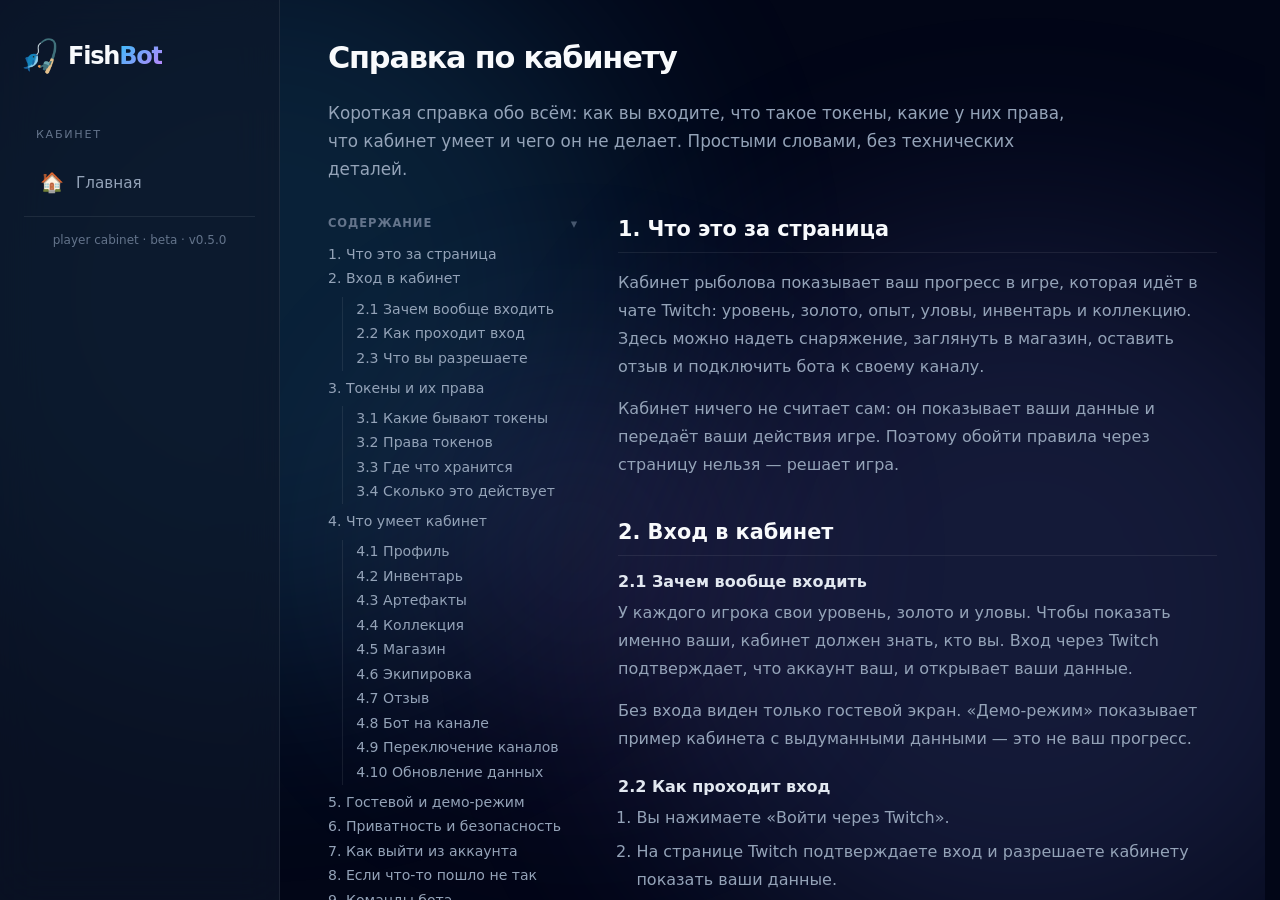
<file: help.html>
<!DOCTYPE html>
<html lang="ru">
<head>
    <meta charset="UTF-8">
    <meta name="viewport" content="width=device-width, initial-scale=1.0">
    <meta http-equiv="Content-Security-Policy" content="default-src 'self'; script-src 'self' https://cdn.jsdelivr.net; style-src 'self' 'unsafe-inline' https://fonts.googleapis.com; font-src https://fonts.gstatic.com data:; img-src 'self' data:; connect-src 'self' https://*.supabase.co wss://*.supabase.co; base-uri 'self'; form-action 'self'; object-src 'none'">
    <title>FishBot — Справка по кабинету</title>
    <link rel="preconnect" href="https://fonts.googleapis.com">
    <link rel="preconnect" href="https://fonts.gstatic.com" crossorigin>
    <link rel="preload" href="https://fonts.googleapis.com/css2?family=Inter:wght@300;400;500;600;700;800&display=optional" as="style">
    <link href="https://fonts.googleapis.com/css2?family=Inter:wght@300;400;500;600;700;800&display=optional" rel="stylesheet">
    <link rel="stylesheet" href="assets/style.css">
    <style>
        :root {
            --bg-deep: #020617; --bg-obsidian: #0a0f1d;
            --accent-primary: #38bdf8; --accent-secondary: #818cf8; --accent-tertiary: #c084fc;
            --text-main: #f8fafc; --text-muted: #94a3b8; --text-dim: #64748b; --text-accent: #e2e8f0;
            --glass-border: rgba(255, 255, 255, 0.08);
        }
        * { margin: 0; padding: 0; box-sizing: border-box; }
        body { font-family: 'Inter', 'Segoe UI', system-ui, -apple-system, Arial, sans-serif; background-color: var(--bg-deep); color: var(--text-main); }
        .bg-glow { position: fixed; width: 60vw; height: 60vw; border-radius: 50%; filter: blur(120px); z-index: -1; opacity: 0.15; pointer-events: none; }
        .glow-1 { top: -10%; left: -10%; background: var(--accent-primary); }
        .glow-2 { bottom: -10%; right: -10%; background: var(--accent-secondary); }
        .glow-3 { top: 40%; left: 30%; background: var(--accent-tertiary); width: 30vw; height: 30vw; opacity: 0.1; }

        /* Шапка этой страницы: один постоянный заголовок, поэтому без sticky-поведения. */
        .main-header { position: static; display: block; min-height: 0; margin-bottom: 1.5rem; padding: 0; background: none; }
        #page-title { min-width: 0; white-space: normal; font-size: 1.9rem; line-height: 1.2; }
        .status-indicator { display: none; }
        .help-lead { color: var(--text-muted); font-size: 1.05rem; line-height: 1.65; margin-bottom: 2rem; max-width: 70ch; }

        /* Две колонки: слева дерево разделов, справа текст. На узких экранах — одна колонка. */
        .help-layout { display: grid; grid-template-columns: 250px minmax(0, 1fr); gap: 2.5rem; max-width: 1080px; align-items: start; }
        .help-toc { position: sticky; top: 1.5rem; font-size: 0.88rem; }
        .help-toc-box { border: 0; }
        .help-toc-title { display: flex; align-items: center; gap: 0.4rem; text-transform: uppercase; letter-spacing: 0.08em; font-size: 0.72rem; font-weight: 700; color: var(--text-dim); margin-bottom: 0.75rem; cursor: pointer; list-style: none; user-select: none; }
        .help-toc-title::-webkit-details-marker { display: none; }
        .help-toc-title::after { content: '▾'; margin-left: auto; font-size: 0.8rem; opacity: 0.7; }
        .help-toc-box:not([open]) > .help-toc-title { margin-bottom: 0; }
        .help-toc-box:not([open]) > .help-toc-title::after { content: '▸'; }
        .help-toc ol, .help-toc ul { list-style: none; margin: 0; padding: 0; }
        .help-toc > ol > li { margin-bottom: 0.45rem; }
        .help-toc ul { margin: 0.35rem 0 0.35rem 0.85rem; padding-left: 0.85rem; border-left: 1px solid var(--glass-border); }
        .help-toc li { line-height: 1.4; }
        .help-toc a { color: var(--text-muted); text-decoration: none; display: block; padding: 0.15rem 0; transition: color 0.15s ease; }
        .help-toc a:hover { color: var(--accent-primary); }
        .help-toc > ol > li > a { color: var(--text-accent); font-weight: 600; }

        .help-article { max-width: 74ch; min-width: 0; }
        .help-article section { margin-bottom: 2.5rem; }
        .help-article h2 { font-size: 1.3rem; font-weight: 700; color: var(--text-main); line-height: 1.3; padding-bottom: 0.6rem; border-bottom: 1px solid var(--glass-border); margin-bottom: 1rem; scroll-margin-top: 1.5rem; }
        .help-article h3 { font-size: 1rem; font-weight: 650; color: var(--text-accent); margin: 1.5rem 0 0.5rem; scroll-margin-top: 1.5rem; }
        .help-article h3:first-of-type { margin-top: 1rem; }
        .help-article p { color: var(--text-muted); line-height: 1.75; margin-bottom: 0.85rem; }
        .help-article p:last-child { margin-bottom: 0; }
        .help-article ul, .help-article ol { color: var(--text-muted); line-height: 1.75; margin: 0.35rem 0 0.9rem 1.15rem; }
        .help-article li { margin-bottom: 0.4rem; }
        .help-article li:last-child { margin-bottom: 0; }
        .help-article strong { color: var(--text-main); font-weight: 600; }
        .help-article code { font-family: ui-monospace, Consolas, monospace; font-size: 0.85em; color: var(--text-accent); background: rgba(255, 255, 255, 0.06); padding: 0.1rem 0.35rem; border-radius: 4px; }
        .help-note { margin: 1rem 0; padding: 0.7rem 0 0.7rem 1rem; border-left: 2px solid var(--accent-primary); color: var(--text-muted); font-size: 0.93rem; line-height: 1.65; }
        .help-terms { margin: 0.5rem 0 0.9rem; }
        .help-terms dt { color: var(--text-main); font-weight: 600; font-size: 0.95rem; margin-top: 0.7rem; }
        .help-terms dd { color: var(--text-muted); line-height: 1.7; font-size: 0.95rem; margin: 0.15rem 0 0; }
        .help-top { display: inline-block; margin-top: 0.35rem; font-size: 0.82rem; color: var(--text-dim); text-decoration: none; }
        .help-top:hover { color: var(--accent-primary); }

        @media (max-width: 900px) {
            .help-layout { grid-template-columns: 1fr; gap: 1.75rem; }
            .help-toc { position: static; }
            .help-toc > ol > li { margin-bottom: 0.35rem; }
        }
                @media (max-width: 560px) {
            #page-title { font-size: 1.55rem; }
        }
    </style>
</head>
<body>
    <div class="bg-glow glow-1"></div>
    <div class="bg-glow glow-2"></div>
    <div class="bg-glow glow-3"></div>

    <nav class="sidebar">
        <div class="logo-container">
            <span class="logo-icon">🎣</span>
            <div class="logo-text">Fish<span>Bot</span></div>
        </div>

        <div class="nav-section-label">Кабинет</div>
        <ul class="nav-links">
            <li><a href="index.html" class="nav-link"><span class="nav-icon">🏠</span><span>Главная</span></a></li>
        </ul>

        <div class="sidebar-footer">
            <div class="version-tag" data-app-version>player cabinet · beta · v1.0.0</div>
        </div>
    </nav>

    <main class="content">
        <header class="main-header">
            <div class="header-info">
                <h1 id="page-title">Справка по кабинету</h1>
            </div>
        </header>

        <p class="help-lead">
            Короткая справка обо всём: как вы входите, что такое токены, какие у них права,
            что кабинет умеет и чего он не делает. Простыми словами, без технических деталей.
        </p>

        <div class="help-layout">
            <aside class="help-toc" id="toc">
                <details class="help-toc-box" id="toc-box" open>
                <summary class="help-toc-title">Содержание</summary>
                <ol>
                    <li>
                        <a href="#about">1. Что это за страница</a>
                    </li>
                    <li>
                        <a href="#login">2. Вход в кабинет</a>
                        <ul>
                            <li><a href="#login-why">2.1 Зачем вообще входить</a></li>
                            <li><a href="#login-how">2.2 Как проходит вход</a></li>
                            <li><a href="#login-twitch">2.3 Что вы разрешаете</a></li>
                        </ul>
                    </li>
                    <li>
                        <a href="#tokens">3. Токены и их права</a>
                        <ul>
                            <li><a href="#tokens-kinds">3.1 Какие бывают токены</a></li>
                            <li><a href="#tokens-rights">3.2 Права токенов</a></li>
                            <li><a href="#tokens-where">3.3 Где что хранится</a></li>
                            <li><a href="#tokens-life">3.4 Сколько это действует</a></li>
                        </ul>
                    </li>
                    <li>
                        <a href="#features">4. Что умеет кабинет</a>
                        <ul>
                            <li><a href="#f-profile">4.1 Профиль</a></li>
                            <li><a href="#f-inventory">4.2 Инвентарь</a></li>
                            <li><a href="#f-artifacts">4.3 Артефакты</a></li>
                            <li><a href="#f-collection">4.4 Коллекция</a></li>
                            <li><a href="#f-shop">4.5 Магазин</a></li>
                            <li><a href="#f-loadout">4.6 Экипировка</a></li>
                            <li><a href="#f-feedback">4.7 Отзыв</a></li>
                            <li><a href="#f-bot">4.8 Бот на канале</a></li>
                            <li><a href="#f-channels">4.9 Переключение каналов</a></li>
                            <li><a href="#f-refresh">4.10 Обновление данных</a></li>
                        </ul>
                    </li>
                    <li><a href="#guest">5. Гостевой и демо-режим</a></li>
                    <li><a href="#privacy">6. Приватность и безопасность</a></li>
                    <li><a href="#logout">7. Как выйти из аккаунта</a></li>
                    <li><a href="#problems">8. Если что-то пошло не так</a></li>
                    <li><a href="#commands">9. Команды бота</a></li>
                    <li><a href="#glossary">10. Словарик</a></li>
                </ol>
                </details>
            </aside>

            <article class="help-article">
                <section id="about">
                    <h2>1. Что это за страница</h2>
                    <p>
                        Кабинет рыболова показывает ваш прогресс в игре, которая идёт в чате Twitch:
                        уровень, золото, опыт, уловы, инвентарь и коллекцию. Здесь можно надеть
                        снаряжение, заглянуть в магазин, оставить отзыв и подключить бота к своему каналу.
                    </p>
                    <p>
                        Кабинет ничего не считает сам: он показывает ваши данные и передаёт ваши
                        действия игре. Поэтому обойти правила через страницу нельзя — решает игра.
                    </p>
                </section>

                <section id="login">
                    <h2>2. Вход в кабинет</h2>

                    <h3 id="login-why">2.1 Зачем вообще входить</h3>
                    <p>
                        У каждого игрока свои уровень, золото и уловы. Чтобы показать именно ваши,
                        кабинет должен знать, кто вы. Вход через Twitch подтверждает, что аккаунт
                        ваш, и открывает ваши данные.
                    </p>
                    <p>
                        Без входа виден только гостевой экран. «Демо-режим» показывает пример
                        кабинета с выдуманными данными — это не ваш прогресс.
                    </p>

                    <h3 id="login-how">2.2 Как проходит вход</h3>
                    <ol>
                        <li>Вы нажимаете «Войти через Twitch».</li>
                        <li>На странице Twitch подтверждаете вход и разрешаете кабинету показать ваши данные.</li>
                        <li>Возвращаетесь в кабинет уже вошедшим — открывается ваш профиль.</li>
                    </ol>
                    <div class="help-note">
                        Пароль вы вводите только на сайте Twitch. Кабинет его не видит, не спрашивает
                        и не хранит. Выйти можно в любой момент.
                    </div>

                    <h3 id="login-twitch">2.3 Что вы разрешаете</h3>
                    <p>
                        При обычном входе кабинет получает данные профиля Twitch: номер вашего
                        аккаунта, ник, аватар и почту. Почта нужна сервису входа — Supabase: она
                        служит контактом учётной записи и подтверждает, что аккаунт настоящий.
                        Сам кабинет её нигде не показывает, писем не шлёт и рассылок не делает.
                        Этого хватает, чтобы отличить вас от других игроков
                        и найти ваши записи.
                    </p>
                    <p>
                        Больше ничего: кабинет не читает ваши сообщения в чате, не видит подписки,
                        не управляет настройками канала и не может ничего оплатить от вашего имени.
                    </p>
                    <p>
                        Отдельная история — кнопка «Авторизовать бота» на вкладке «Бот на канале».
                        Обычного входа ей мало: она просит у Twitch разрешение именно для бота —
                        чтобы его сообщения в вашем чате помечались значком бота. Без этого
                        разрешения бот в чате работает, но значка у него не будет. Подробнее — в разделе 3.
                    </p>
                </section>

                <section id="tokens">
                    <h2>3. Токены и их права</h2>
                    <p>
                        Для работы нужны две вещи: ваш вход в кабинет и, если вы стример,
                        отдельное разрешение для бота. Оба устроены как временный пропуск:
                        пароля в них нет, и больше нужного они не позволяют.
                    </p>

                    <h3 id="tokens-kinds">3.1 Какие бывают токены</h3>
                    <dl class="help-terms">
                        <dt>Вход в кабинет</dt>
                        <dd>
                            По нему кабинет узнаёт вас и показывает только ваши данные: профиль,
                            инвентарь и уловы.
                        </dd>
                        <dt>Разрешение для бота (<code>channel:bot</code>)</dt>
                        <dd>
                            Его выдаёт стример, когда нажимает «Авторизовать бота». С ним сообщения
                            бота в чате этого канала получают значок бота. Кабинет это разрешение
                            у себя не хранит.
                        </dd>
                    </dl>

                    <h3 id="tokens-rights">3.2 Права токенов</h3>
                    <p><strong>Вход позволяет:</strong></p>
                    <ul>
                        <li>смотреть свой профиль, инвентарь, коллекцию и уловы;</li>
                        <li>надевать и снимать снаряжение;</li>
                        <li>покупать предметы и артефакты;</li>
                        <li>отправлять отзыв;</li>
                        <li>подключать и отключать бота на своём канале.</li>
                    </ul>
                    <p>
                        Всё это касается только вас: чужие данные недоступны, а правила проверяет
                        игра, поэтому поменять что-то на странице бесполезно.
                    </p>
                    <p><strong>Разрешение для бота позволяет:</strong></p>
                    <ul>
                        <li>писать в чате канала, и его сообщения помечаются значком;</li>
                        <li>работать только на том канале, где его выдали.</li>
                    </ul>
                    <p>
                        Если бот уже модератор канала, отдельное разрешение не нужно: значок
                        показывается модераторам и так.
                    </p>
                    <p>
                        Со временем у бота могут появиться новые возможности, для которых нужно
                        больше прав. Старые разрешения сами не расширяются: новая функция не
                        заработает, пока стример не нажмёт «Авторизовать бота» ещё раз и не
                        подтвердит новый список. Так сделано специально — права не выдаются втихую.
                    </p>

                    <h3 id="tokens-where">3.3 Где что хранится</h3>
                    <p>
                        Вход сохраняется в вашем браузере, поэтому после закрытия вкладки не нужно
                        входить заново.
                    </p>
                    <p>
                        Если очистить данные сайта, кабинет забудет вас и попросит войти снова.
                        Прогресс при этом не пропадёт.
                    </p>

                    <h3 id="tokens-life">3.4 Сколько это действует</h3>
                    <p>
                        Вход действует долго и продлевается сам, пока вы не нажмёте «Выйти».
                        Иногда сайт может попросить войти заново — это нормально и безопасно.
                    </p>
                    <p>
                        Разрешение для бота остаётся, пока стример не отзовёт у бота доступ
                        в настройках Twitch.
                    </p>
                </section>

                <section id="features">
                    <h2>4. Что умеет кабинет</h2>
                    <p>
                        Все разделы слева — части одного кабинета. Прогресс у каждого канала свой:
                        на разных каналах могут быть разные уровень, золото и инвентарь.
                    </p>

                    <h3 id="f-profile">4.1 Профиль</h3>
                    <p>
                        Уровень, опыт до следующего, золото, сколько всего поймано и последние уловы.
                        Если вы ещё не играли на канале, профиль появится после первой рыбалки.
                    </p>

                    <h3 id="f-inventory">4.2 Инвентарь</h3>
                    <p>
                        Здесь лежит всё, что вы поймали или купили, кроме артефактов: удочки,
                        лески, крючки, наживки, рыба, сокровища и свитки. У каждого предмета
                        видно количество, редкость и цену продажи, если предмет можно продать.
                        Список можно отфильтровать по типу и редкости или найти по названию.
                    </p>
                    <p>
                        Снаряжение можно надеть прямо отсюда, а ненужное — продать. Надетую вещь
                        сначала нужно снять: продать её нельзя. Покупку в первые пять минут можно
                        вернуть по полной цене, если она не использована; позже продажа даёт половину,
                        а у изношенного снаряжения — меньше.
                    </p>
                    <p>
                        Кнопка «Продать всю рыбу и сокровища» продаёт весь улов и все сокровища
                        сразу; тайная рыба не продаётся.
                    </p>

                    <h3 id="f-artifacts">4.3 Артефакты</h3>
                    <p>
                        Особые предметы с бонусами, которые работают сразу и все вместе, пока
                        лежат у вас. Надевать их не нужно, и место в рюкзаке они не занимают.
                        Типов шесть — улов, клад, удача, доход, удобство и мистика, — и одного
                        типа может быть только один: второй артефакт того же типа купить нельзя. Продаются
                        артефакты в магазине, который бот открывает на время. Бывают проклятые:
                        они тоже действуют, но с неприятным побочным эффектом. Проклятие снимается
                        свитком, а без свитка — у гадалки за плату и с риском.
                    </p>

                    <h3 id="f-collection">4.4 Коллекция</h3>
                    <p>
                        Все рыбы игры с отметкой, поймали вы их на этом канале или нет. Так видно,
                        чего ещё не хватает до полной коллекции.
                    </p>

                    <h3 id="f-shop">4.5 Магазин</h3>
                    <p>
                        Снаряжение продаётся всегда. Артефакты можно купить, только пока бот открыл
                        магазин артефактов: он работает на время и на одном канале, и тогда в меню
                        появляется отметка. Покупку проверяет игра: хватает ли золота и уровня,
                        свободен ли тип артефакта.
                    </p>

                    <h3 id="f-loadout">4.6 Экипировка</h3>
                    <p>
                        Удочка, леска, крючок и наживка. Надетое учитывается в следующей рыбалке,
                        а надеть можно только то, что есть в инвентаре.
                    </p>

                    <h3 id="f-feedback">4.7 Отзыв</h3>
                    <p>
                        Короткое сообщение автору бота: что нравится, что мешает, чего хочется.
                        Уходит от вашего имени и в чат не публикуется. Длина — от 20 до 500
                        символов и минимум 3 слова. Отправлять можно не чаще раза в минуту
                        и не больше 5 в день.
                    </p>

                    <h3 id="f-bot">4.8 Бот на канале</h3>
                    <p>
                        Раздел для стримеров: здесь видно, подключён ли бот к каналу, и есть кнопки
                        «Подключить» и «Отключить».
                    </p>
                    <ul>
                        <li><strong>Подключить.</strong> Только для своего канала — чужой подставить нельзя. Бот заходит в чат в течение минуты.</li>
                        <li><strong>Отключить.</strong> Бот выходит из чата. Уровень, золото, инвентарь и уловы остаются — вернётесь, всё будет на месте.</li>
                        <li><strong>Значок бота.</strong> Кнопка «Авторизовать бота» даёт боту право на значок в вашем чате. Вместо этого можно сделать бота модератором канала.</li>
                        <li><strong>Блокировка.</strong> Владелец бота может запретить боту работу на канале. Тогда бот выходит из чата и больше туда не подключается, а снять запрет из кабинета нельзя.</li>
                    </ul>

                    <h3 id="f-channels">4.9 Переключение каналов</h3>
                    <p>
                        Если вы играете на нескольких каналах, прогресс у каждого свой. Переключаться
                        можно прямо в кабинете, а последний выбранный канал запоминается.
                    </p>

                    <h3 id="f-refresh">4.10 Обновление данных</h3>
                    <p>
                        Кнопка перезапрашивает инвентарь и уловы. Она нужна, если вы только что
                        рыбачили в чате, а кабинет показывает старые цифры. Магазин артефактов
                        и статус бота обновляются сами.
                    </p>
                </section>

                <section id="guest">
                    <h2>5. Гостевой и демо-режим</h2>
                    <p>
                        Гостевой экран видят те, кто ещё не вошёл. Там нет ваших данных и нельзя
                        ничего изменить.
                    </p>
                    <p>
                        Демо-режим — экскурсия по кабинету с выдуманными данными: разделы можно
                        посмотреть и снаряжение примерить, а вот покупки и отзывы в нём не работают.
                        Всё, что вы измените в демо, останется только в демо.
                    </p>
                </section>

                <section id="privacy">
                    <h2>6. Приватность и безопасность</h2>
                    <p>Кабинет не видит и не хранит:</p>
                    <ul>
                        <li>ваш пароль от Twitch;</li>
                        <li>чужие профили, инвентари и уловы.</li>
                    </ul>
                    <p>
                        Ваши данные привязаны к аккаунту Twitch, а страница не копирует их у себя.
                        Почта, которую Twitch передаёт при входе, нужна только для самого входа:
                        в кабинете её не видно, писем он не отправляет. Если очистить данные сайта,
                        кабинет просто забудет вас — прогресс останется.
                    </p>
                    <div class="help-note">
                        На чужом компьютере после игры лучше нажать «Выйти»: тогда следующий
                        человек не попадёт в ваш кабинет.
                    </div>
                </section>

                <section id="logout">
                    <h2>7. Как выйти из аккаунта</h2>
                    <p>
                        Кнопка входа превращается в «Выйти». Нажмите её — кабинет забудет вас
                        и покажет гостевой экран, а прогресс останется. Если кнопка не сработала,
                        очистите данные сайта в настройках браузера.
                    </p>
                </section>

                <section id="problems">
                    <h2>8. Если что-то пошло не так</h2>
                    <ul>
                        <li>
                            <strong>После входа открылся не тот сайт.</strong> Скажите владельцу
                            бота — он поправит настройку.
                        </li>
                        <li>
                            <strong>Данные не загружаются.</strong> Обновите страницу. Если не помогло —
                            выйдите и войдите снова.
                        </li>
                        <li>
                            <strong>Появилось предупреждение, что кабинет не настроен.</strong> Значит,
                            доступен только демо-режим. Скажите об этом владельцу бота.
                        </li>
                        <li>
                            <strong>Бот не подключается.</strong> Проверьте, что канал ваш и что бот
                            не забанен. Новый канал по умолчанию заблокирован — обратитесь к
                            администратору бота. Подключение занимает до минуты.
                        </li>
                        <li>
                            <strong>Магазин артефактов пустой.</strong> Скорее всего, он сейчас закрыт:
                            его открывает бот на время.
                        </li>
                        <li>
                            <strong>Не хватает места в инвентаре.</strong> Продайте лишнее или поднимите
                            уровень — размер инвентаря растёт вместе с ним.
                        </li>
                    </ul>
                </section>

                <section id="commands">
                    <h2>9. Команды бота</h2>
                    <p>
                        Всё то же самое можно делать прямо в чате канала, где работает бот.
                        Команды начинаются с восклицательного знака, регистр не важен: <code>!рыбалка</code>
                        и <code>!Рыбалка</code> — одно и то же. Название предмета с пробелом берите
                        в кавычки: <code>!надеть "Простая удочка"</code>. Если бот не ответил, скорее всего команда
                        ещё не остыла после прошлого раза: у большинства команд есть пауза.
                        Команды владельца бота сюда не входят.
                    </p>

                    <h3>9.1 Ловля и прогресс</h3>
                    <ul>
                        <li><code>!рыбалка</code> или <code>!fish</code> — один заброс. Бот напишет, что попалось, его вес и цену. Если снаряжение сломалось или наживка закончилась, бот тоже об этом сообщит, как и про золото, которое даёт или забирает артефакт за заброс. Когда рыбалку на канале выключили, бот так и скажет.</li>
                        <li><code>!статы</code> или <code>!stats</code> — золото, уровень с опытом до следующего и сколько всего рыбы поймано.</li>
                    </ul>

                    <h3>9.2 Инвентарь и снаряжение</h3>
                    <ul>
                        <li><code>!инвентарь</code>, <code>!bag</code> или <code>!сумка</code> — что лежит в рюкзаке. Слово <code>!bag артефакты</code> покажет только артефакты, а если добавить название артефакта — бот расскажет о нём подробнее.</li>
                        <li><code>!экипировать</code> или <code>!надеть</code> — надеть удочку, леску, крючок или наживку. Нужно назвать предмет или указать его ID.</li>
                        <li><code>!продать</code> без аргументов — продать всю рыбу и все сокровища сразу. С названием — только этот предмет, а последним числом можно указать количество: <code>!продать окунь 3</code>. Артефакты и снаряжение продаются только если назвать их явно. Уникальную и тайную рыбу, а также проклятые артефакты продать нельзя.</li>
                        <li><code>!починить</code> без аргументов — починить всё изношенное снаряжение (удочку, леску, крючок), с названием — только его. Ремонт стоит золото.</li>
                    </ul>

                    <h3>9.3 Магазин</h3>
                    <ul>
                        <li><code>!магазин</code> или <code>!shop</code> — витрина снаряжения нужной редкости. Без номера страницы команда не сработает: укажите число от 1 до 6 или название редкости, например <code>!shop 1</code> или <code>!shop common</code>.</li>
                        <li><code>!купить</code> — купить предмет по названию или ID; вторым числом можно указать количество. Если купленное снаряжение можно надеть, бот сразу его наденет и напишет об этом. Артефакты продаются только пока открыт их магазин и по одному — держать можно лишь один артефакт каждого типа.</li>
                        <li><code>!артефакты</code> — магазин артефактов, пока он открыт: без аргумента первая страница, с числом или названием редкости — нужная. В ответе видно, сколько минут осталось до закрытия. Метки: ✅ такой уже есть, ☠️ он проклят, ⛔ этот тип занят другим артефактом.</li>
                    </ul>

                    <h3>9.4 Артефакты</h3>
                    <ul>
                        <li><code>!очистить</code> — снять проклятие с артефакта, нужно назвать его или указать ID. Свиток очищения снимает проклятие наверняка; если свитка нет, помогает гадалка — она берёт золото, и проклятие может стать сильнее.</li>
                    </ul>

                    <h3>9.5 Расходники и баффы</h3>
                    <ul>
                        <li><code>!использовать</code> (или <code>!use</code>, <code>!бафф</code>) с названием расходника включает временный бафф: настойка клёва, благовоние кладоискателя, золотая пыль, эликсир прозрения, дар Посейдона. Пиршество духов даёт сразу золото и опыт. Без аргумента бот покажет активные баффы и что лежит в сумке.</li>
                        <li>Одновременно работает только один бафф каждой группы: шансы, золото, опыт. Повторная активация того же предмета продлевает бафф (не больше часа), а другой предмет той же группы не сработает, пока не закончится текущий — и не потратится.</li>
                        <li>Длительность показана в карточке расхода и в кабинете, в разделе «Экипировка» есть панель «⏳ Активные баффы» с остатком времени. Включать баффы можно только в чате.</li>
                        <li>Свиток очищения — уникальный расходник: он не даёт бафф, а снимает проклятие артефакта через <code>!очистить</code>.</li>
                    </ul>

                    <h3>9.6 Подсказки</h3>
                    <ul>
                        <li><code>!помощь</code> или <code>!help</code> без аргументов — короткая справка и адрес сайта. <code>!help commands</code> покажет список команд, а <code>!help</code> с названием предмета — его описание.</li>
                        <li><code>!шансы</code> — текущие шансы выпадения с учётом снаряжения и артефактов. Можно указать ник или ID другого игрока и посмотреть его шансы.</li>
                    </ul>

                    <h3>9.7 Отзыв</h3>
                    <ul>
                        <li><code>!отзыв</code> — отправить отзыв автору бота, не выходя из чата: всё, что написано после команды, сохраняется. Без текста команда ничего не делает, ответа на неё не приходит.</li>
                    </ul>
                </section>

                <section id="glossary">
                    <h2>10. Словарик</h2>
                    <dl class="help-terms">
                        <dt>Токен</dt>
                        <dd>Временный пропуск, который подтверждает ваши права. Пароля не содержит.</dd>
                        <dt>Сессия</dt>
                        <dd>Состояние «вы вошли». Пока сессия жива, кабинет помнит вас и не просит входить заново.</dd>
                        <dt>Разрешение</dt>
                        <dd>Право, которое вы выдаёте, например «бот может писать в чате моего канала».</dd>
                        <dt>Канал</dt>
                        <dd>Twitch-канал, на котором идёт игра. У каждого канала свой прогресс.</dd>
                        <dt>Supabase</dt>
                        <dd>Готовый сервис, где хранятся данные игры и через который идёт вход через
                            Twitch. Своего сервера у кабинета нет — он берёт всё оттуда.</dd>
                    </dl>
                    <a class="help-top" href="#page-title">↑ В начало страницы</a>
                </section>
            </article>
        </div>
    </main>

    <script src="config.js"></script>
    <script src="assets/version.js"></script>
    <script src="assets/help.js"></script>
</body>
</html>
</file>
<file: assets/style.css>
:root {
    /* Deep Obsidian Palette */
    --bg-deep: #020617;
    --bg-obsidian: #0a0f1d;
    --bg-glass: rgba(15, 23, 42, 0.65);
    --bg-glass-strong: rgba(15, 23, 42, 0.85);
    
    /* Accents */
    --accent-primary: #38bdf8; 
    --accent-secondary: #818cf8; 
    --accent-tertiary: #c084fc; 
    
    /* Text Colors */
    --text-main: #f8fafc;
    --text-muted: #94a3b8;
    --text-dim: #64748b;
    --text-accent: #e2e8f0;

    /* Status Colors */
    --success: #22c55e;
    --error: #ef4444;
    --warning: #f59e0b;

    /* Rarity Colors - Vivid and Glowing */
    --rarity-common: #94a3b8;
    --rarity-uncommon: #22c55e;
    --rarity-rare: #3b82f6;
    --rarity-epic: #a855f7;
    --rarity-legendary: #eab308;
    --rarity-mythic: #f472b6;
    --rarity-hidden: #e2e8f0;
    --rarity-trash: #475569;
    --rarity-treasure: #fbbf24;
    --rarity-empty: #64748b;

    /* Effects */
    --glass-blur: blur(20px);
    --glass-border: rgba(255, 255, 255, 0.08);
    --glass-border-hover: rgba(255, 255, 255, 0.15);
    --shadow-glow: 0 0 20px rgba(56, 189, 248, 0.15);
    --shadow-card: 0 15px 35px -5px rgba(0, 0, 0, 0.5);
    --transition: all 0.3s cubic-bezier(0.4, 0, 0.2, 1);
}

/* Base Reset */
* {
    margin: 0;
    padding: 0;
    box-sizing: border-box;
    -webkit-font-smoothing: antialiased;
}

html {
    scrollbar-gutter: stable;
    overflow-y: scroll;
}

body {
    font-family: 'Inter', 'Segoe UI', system-ui, -apple-system, Arial, sans-serif;
    background-color: var(--bg-deep);
    color: var(--text-main);
    display: flex;
    height: 100vh;
    min-height: 100vh;
    overflow: hidden;
    position: relative;
}

/* Animated Background Glows */
.bg-glow {
    position: fixed;
    width: 60vw;
    height: 60vw;
    border-radius: 50%;
    filter: blur(120px);
    z-index: -1;
    opacity: 0.15;
    pointer-events: none;
}
.glow-1 { top: -10%; left: -10%; background: var(--accent-primary); }
.glow-2 { bottom: -10%; right: -10%; background: var(--accent-secondary); }
.glow-3 { top: 40%; left: 30%; background: var(--accent-tertiary); width: 30vw; height: 30vw; opacity: 0.1; }

/* Шапка, заголовок и логотип: фиксированные размеры, чтобы не прыгали при загрузке */
.main-header { min-height: 64px; }
#page-title { line-height: 1.2; }
.logo-container { min-height: 48px; }
.logo-icon { width: 2rem; height: 2rem; display: inline-flex; align-items: center; justify-content: center; }

/* Sidebar Styling */
.sidebar {
    width: 280px;
    flex-shrink: 0;
    min-width: 280px;
    background: var(--bg-glass);
    backdrop-filter: var(--glass-blur);
    border-right: 1px solid var(--glass-border);
    padding: 2rem 1.5rem;
    display: flex;
    flex-direction: column;
    z-index: 100;
    overflow-y: auto;
}

.logo-container {
    display: flex;
    align-items: center;
    gap: 0.75rem;
    margin-bottom: 3rem;
}
.logo-icon { font-size: 2rem; }
.logo-text {
    font-size: 1.5rem;
    font-weight: 800;
    letter-spacing: -0.05em;
    color: var(--text-main);
}
.logo-text span {
    background: linear-gradient(135deg, var(--accent-primary), var(--accent-tertiary));
    -webkit-background-clip: text;
    -webkit-text-fill-color: transparent;
}

.nav-section-label {
    font-size: 0.7rem;
    text-transform: uppercase;
    letter-spacing: 0.15em;
    color: var(--text-dim);
    margin-bottom: 1rem;
    padding-left: 0.75rem;
}

.nav-links {
    list-style: none;
}

.nav-links li { margin-bottom: 0.5rem; }

.nav-links button {
    width: 100%;
    padding: 0.875rem 1rem;
    background: transparent;
    border: none;
    color: var(--text-muted);
    text-align: left;
    font-size: 0.95rem;
    font-weight: 500;
    border-radius: 12px;
    cursor: pointer;
    transition: var(--transition);
    display: flex;
    align-items: center;
    gap: 0.75rem;
}
.nav-links button:hover {
    background: rgba(255, 255, 255, 0.05);
    color: var(--text-main);
    transform: translateX(4px);
}
.nav-links button.active {
    background: rgba(56, 189, 248, 0.12);
    color: var(--accent-primary);
    box-shadow: inset 0 0 0 1px rgba(56, 189, 248, 0.2);
}
.nav-links a {
    width: 100%;
    padding: 0.875rem 1rem;
    background: transparent;
    border: none;
    color: var(--text-muted);
    text-align: left;
    font-size: 0.95rem;
    font-weight: 500;
    border-radius: 12px;
    cursor: pointer;
    transition: var(--transition);
    display: flex;
    align-items: center;
    gap: 0.75rem;
    text-decoration: none;
}
.nav-links a:hover {
    background: rgba(255, 255, 255, 0.05);
    color: var(--text-main);
    transform: translateX(4px);
}
.nav-icon { font-size: 1.2rem; }

.sidebar-footer {
    padding-top: 1rem;
    border-top: 1px solid var(--glass-border);
}
.version-tag {
    font-size: 0.75rem;
    color: var(--text-dim);
    text-align: center;
}

#profile {
    padding: 0 1rem;
}

/* Main Content Area */
.content {
    flex: 1;
    min-width: 0;
    min-height: 0;
    padding: 2.5rem 3rem;
    overflow-y: auto;
    position: relative;
    scrollbar-width: thin;
    scrollbar-color: var(--bg-obsidian) transparent;
}
.content::-webkit-scrollbar { width: 6px; }
.content::-webkit-scrollbar-thumb { background: var(--bg-obsidian); border-radius: 10px; }

/* Header */
.main-header {
    display: flex;
    justify-content: space-between;
    align-items: center;
    margin-bottom: 3rem;
}
.header-info h1 {
    font-size: 2.25rem;
    font-weight: 800;
    letter-spacing: -0.04em;
    margin-bottom: 0.5rem;
}
.status-indicator {
    padding: 0.4rem 1rem;
    border-radius: 2rem;
    font-size: 0.75rem;
    font-weight: 700;
    display: inline-flex;
    align-items: center;
    gap: 0.5rem;
    text-transform: uppercase;
    letter-spacing: 0.05em;
}
.status.running {
    background: rgba(34, 197, 94, 0.1);
    color: var(--success);
}
.status.running::before {
    content: '';
    width: 8px; height: 8px;
    border-radius: 50%;
    background: var(--success);
    box-shadow: 0 0 10px var(--success);
    animation: pulse-glow 2s infinite;
}
.status.offline, .status.stopped, .status.error {
    background: rgba(239, 68, 68, 0.1);
    color: var(--error);
}
.status.offline::before {
    content: '';
    width: 8px; height: 8px;
    border-radius: 50%;
    background: var(--error);
}

@keyframes pulse-glow {
    0%, 100% { transform: scale(1); opacity: 1; }
    50% { transform: scale(1.4); opacity: 0.5; }
}

/* Bot Control Buttons */
.header-actions { display: flex; gap: 1rem; }
.btn-action {
    padding: 0.75rem 1.5rem;
    border-radius: 12px;
    font-weight: 600;
    font-size: 0.9rem;
    cursor: pointer;
    transition: var(--transition);
    border: none;
    display: flex;
    align-items: center;
    gap: 0.5rem;
}
.btn-start {
    background: linear-gradient(135deg, var(--accent-primary), var(--accent-secondary));
    color: white;
    box-shadow: 0 4px 15px rgba(56, 189, 248, 0.3);
}
.btn-start:hover { transform: translateY(-2px); box-shadow: 0 8px 20px rgba(56, 189, 248, 0.4); }
.btn-stop {
    background: rgba(239, 68, 68, 0.1);
    color: var(--error);
    border: 1px solid rgba(239, 68, 68, 0.2);
}
.btn-stop:hover { background: var(--error); color: white; }
.btn-action:disabled { opacity: 0.4; cursor: not-allowed; transform: none; }

/* Dashboard Layout & Cards */
.stats-grid {
    display: grid;
    grid-template-columns: repeat(auto-fit, minmax(200px, 1fr));
    gap: 1rem;
    margin-bottom: 1.5rem;
}
.stat-card {
    background: var(--bg-glass);
    backdrop-filter: var(--glass-blur);
    padding: 1rem 1.5rem;
    border-radius: 16px;
    border: 1px solid var(--glass-border);
    display: flex;
    align-items: center;
    gap: 1rem;
    transition: var(--transition);
    box-shadow: var(--shadow-card);
}
.stat-card:hover { transform: translateY(-5px); border-color: var(--accent-primary); }
.stat-card-icon {
    font-size: 1.75rem;
    background: rgba(255, 255, 255, 0.05);
    width: 48px; height: 48px;
    display: flex; align-items: center; justify-content: center;
    border-radius: 12px;
}
.stat-label { color: var(--text-muted); font-size: 0.7rem; font-weight: 600; text-transform: uppercase; margin-bottom: 0.1rem; }
.stat-value { font-size: 1.4rem; font-weight: 800; }

.dashboard-layout {
    display: grid;
    grid-template-columns: 1fr 2fr;
    gap: 1.5rem;
    height: auto;
    align-items: stretch;
}

.profile-layout {
    --profile-column-min: 260px;
    --profile-stat-min: 120px;
    --profile-radius: 16px;
    --profile-padding: 1.25rem;
    --profile-padding-sm: 1rem;
    --profile-fishing-min-height: 110px;
    --profile-catch-padding: 1rem;

    grid-template-columns: minmax(var(--profile-column-min), 1fr) minmax(0, 2fr);
}

.profile-side {
    display: flex;
    flex-direction: column;
    min-width: 0;
}

/* Карточка игрока занимает всю высоту левой колонки, чтобы обе колонки
   профиля заканчивались на одной линии. */
.profile-side > .dashboard-panel {
    flex: 1 1 0;
}

.profile-layout > .dashboard-panel {
    min-width: 0;
}

.dashboard-panel {
    background: var(--bg-glass);
    backdrop-filter: var(--glass-blur);
    border-radius: 24px;
    border: 1px solid var(--glass-border);
    display: flex;
    flex-direction: column;
    overflow: hidden;
    box-shadow: var(--shadow-card);
}
.panel-header {
    padding: 1.25rem 1.5rem;
    background: rgba(255, 255, 255, 0.03);
    border-bottom: 1px solid var(--glass-border);
    display: flex;
    justify-content: space-between;
    align-items: center;
}
.panel-title { display: flex; align-items: center; gap: 0.6rem; font-weight: 700; font-size: 0.95rem; }
.panel-icon { font-size: 1.2rem; }
.btn-panel-action {
    background: transparent; border: none; color: var(--text-muted);
    font-size: 0.75rem; cursor: pointer; transition: var(--transition);
}
.btn-panel-action:hover { color: var(--text-main); }

.event-log { flex: 1; overflow-y: auto; padding: 1rem; }
.terminal { background: rgba(2, 6, 23, 0.8) !important; }
.log-entry {
    font-family: 'JetBrains Mono', monospace;
    font-size: 0.8rem;
    padding: 0.4rem 0.75rem;
    border-bottom: 1px solid rgba(255, 255, 255, 0.03);
}
.log-entry .time { color: var(--text-dim); margin-right: 0.5rem; }

/* Цитата сообщения, на которое отвечает бот */
.reply-quote {
    border-left: 2px solid var(--accent-primary);
    padding-left: 0.5rem;
    margin-bottom: 0.25rem;
    font-size: 0.75rem;
    color: var(--text-muted);
    overflow-wrap: anywhere;
}
.reply-quote .reply-user { color: var(--accent-primary); font-weight: 600; }
.log-entry.system { color: var(--text-muted); }
.log-entry.error { color: var(--error); }
.log-entry.fish { color: var(--accent-primary); font-weight: 600; }

.chat-emote {
    height: 2.4em;
    vertical-align: middle;
    margin: -0.4em 0.1em;
    border-radius: 4px;
    display: inline-block;
    cursor: pointer;
}

/* Всплывающее превью эмоута (позиционируется из JS) */
.emote-tooltip {
    position: fixed;
    z-index: 10000;
    display: none;
    flex-direction: column;
    align-items: center;
    gap: 0.25rem;
    padding: 0.6rem 0.75rem;
    background: rgba(15, 23, 42, 0.97);
    border: 1px solid var(--glass-border);
    border-radius: 12px;
    box-shadow: 0 12px 32px rgba(0, 0, 0, 0.45);
    pointer-events: none;
    max-width: 320px;
}
.emote-tooltip.visible { display: flex; }
.emote-tooltip-img {
    display: block;
    max-width: 256px;
    max-height: 256px;
}
.emote-tooltip-name {
    font-family: 'JetBrains Mono', monospace;
    font-size: 0.8rem;
    font-weight: 600;
    color: #f8fafc;
}
.emote-tooltip-source {
    font-size: 0.7rem;
    color: var(--text-dim);
    text-align: center;
}

/* Chat Section */
.chat-input-wrapper {
    padding: 1rem;
    background: rgba(15, 23, 42, 0.5);
    display: flex;
    gap: 0.75rem;
    border-top: 1px solid var(--glass-border);
}
.chat-input-wrapper input {
    flex: 1;
    background: var(--bg-obsidian);
    border: 1px solid var(--glass-border);
    color: white;
    border-radius: 12px;
    padding: 0.75rem 1rem;
    outline: none;
    transition: var(--transition);
}
.btn-send-chat {
    width: 44px; height: 44px;
    background: var(--accent-primary);
    border: none; border-radius: 12px;
    cursor: pointer; display: flex; align-items: center; justify-content: center;
    transition: var(--transition);
}
.btn-send-chat:hover { transform: scale(1.05); box-shadow: 0 0 15px var(--accent-primary); }

/* Catches */
.catches-container {
    flex: 1;
    overflow-y: auto;
    padding: var(--profile-catch-padding);
}
.catch-card {
    background: rgba(255, 255, 255, 0.03);
    border-radius: 16px;
    padding: 1rem;
    margin-bottom: 0.75rem;
    border-left: 4px solid var(--rarity-common);
    transition: var(--transition);
}
.catch-card:hover { transform: scale(1.02); background: rgba(255, 255, 255, 0.06); }
.catch-name { font-weight: 700; font-size: 1rem; margin-bottom: 0.25rem; }
.catch-meta { font-size: 0.75rem; color: var(--text-muted); display: flex; gap: 0.75rem; }
.catch-price { margin-top: 0.5rem; font-weight: 800; color: var(--accent-primary); font-size: 0.9rem; }

.rarity-common { border-left-color: var(--rarity-common); }
.rarity-uncommon { border-left-color: var(--rarity-uncommon); }
.rarity-rare { border-left-color: var(--rarity-rare); }
.rarity-epic { border-left-color: var(--rarity-epic); }
.rarity-legendary { border-left-color: var(--rarity-legendary); }
.rarity-mythic { border-left-color: var(--rarity-mythic); }
.rarity-hidden { border-left-color: var(--rarity-hidden); }
.rarity-empty { border-left-color: var(--rarity-empty); }

/* Tabs & Content */
.tab-content { display: none; }
.tab-content.active { display: block; animation: fadeIn 0.4s ease-out; }
@keyframes fadeIn { from { opacity: 0; transform: translateY(10px); } to { opacity: 1; transform: translateY(0); } }

/* Statistics Tab */
.stats-header { display: flex; justify-content: space-between; align-items: center; margin-bottom: 2rem; }
.section-title { font-size: 2rem; font-weight: 800; letter-spacing: -0.03em; }
.btn-refresh-main {
    padding: 0.75rem 1.5rem;
    background: var(--bg-glass);
    border: 1px solid var(--glass-border);
    color: white;
    border-radius: 12px;
    cursor: pointer;
    display: flex; align-items: center; gap: 0.5rem;
    transition: var(--transition);
}
.btn-refresh-main:hover { background: var(--bg-glass-strong); }

.rarity-grid-container { display: grid; grid-template-columns: 1fr 1fr 2fr; gap: 2rem; }
.sub-section-title { font-size: 1.1rem; margin-bottom: 1.5rem; color: var(--text-muted); }

.rarity-stats-grid {
    display: grid; grid-template-columns: 1fr; gap: 0.75rem;
}

/* Rarity Stat Items */
.rarity-stat-item {
    background: rgba(255, 255, 255, 0.03);
    padding: 0.875rem 1.25rem;
    border-radius: 16px;
    display: flex;
    justify-content: space-between;
    align-items: center;
    border: 1px solid var(--glass-border);
    transition: var(--transition);
}
.rarity-stat-item:hover {
    background: rgba(255, 255, 255, 0.06);
    transform: translateX(5px);
}
.rarity-stat-info { display: flex; align-items: center; gap: 1rem; }
.rarity-stat-icon {
    width: 36px; height: 36px;
    border-radius: 10px;
    display: flex; align-items: center; justify-content: center;
    font-size: 1.1rem;
    background: rgba(255, 255, 255, 0.05);
}
.rarity-stat-name { font-weight: 600; font-size: 0.9rem; }
.rarity-stat-value-group { text-align: right; }
.rarity-stat-value { font-weight: 700; font-size: 0.9rem; color: var(--text-main); }
.rarity-stat-percent { font-size: 0.75rem; color: var(--text-muted); }

.table-card {
    background: var(--bg-glass);
    border-radius: 24px;
    border: 1px solid var(--glass-border);
    overflow: hidden;
    display: flex;
    flex-direction: column;
    /* Карточка растягивается по высоте колонок слева, но не выше экрана:
       лишнее уходит во внутренний скролл, а пустого места под строками нет. */
    max-height: clamp(320px, 70vh, 760px);
}
.table-container {
    flex: 1;
    min-height: 0;
    overflow-x: auto;
    overflow-y: auto;
}
table { width: 100%; border-collapse: collapse; }
th {
    position: sticky;
    top: 0;
    background-color: var(--bg-obsidian);
    color: var(--text-muted);
    font-size: 0.75rem;
    padding: 1.25rem;
    text-align: left;
    z-index: 1;
}
td { padding: 1rem 1.25rem; border-bottom: 1px solid var(--glass-border); font-size: 0.9rem; }

/* Детальная таблица лута: колонки всегда делят ширину блока, без горизонтального обреза */
#loot-table {
    width: 100%;
    height: 100%;
    table-layout: fixed;
}

/* Заголовок не растягивается вместе с таблицей — место делят строки. */
#loot-table thead th { height: 1px; }

#loot-table th,
#loot-table td {
    padding: 1rem 0.75rem;
    white-space: normal;
    overflow-wrap: anywhere;
}

#loot-table th:first-child,
#loot-table td:first-child { padding-left: 1.5rem; width: 22%; }
#loot-table th:last-child,
#loot-table td:last-child { padding-right: 1.5rem; }

#loot-table th:nth-child(2), #loot-table td:nth-child(2) { width: 26%; }
#loot-table th:nth-child(3), #loot-table td:nth-child(3) { width: 16%; }
#loot-table th:nth-child(4), #loot-table td:nth-child(4) { width: 14%; }
#loot-table th:nth-child(5), #loot-table td:nth-child(5) { width: 11%; }
#loot-table th:nth-child(6), #loot-table td:nth-child(6) { width: 11%; }

/* Loot Table Rarity Colors */
.loot-rarity { font-weight: 700; font-size: 0.8rem; }
.loot-rarity-common { color: var(--rarity-common); }
.loot-rarity-uncommon { color: var(--rarity-uncommon); }
.loot-rarity-rare { color: var(--rarity-rare); }
.loot-rarity-epic { color: var(--rarity-epic); }
.loot-rarity-legendary { color: var(--rarity-legendary); }
.loot-rarity-mythic { color: var(--rarity-mythic); }
.loot-rarity-trash { color: var(--rarity-trash); }
.loot-rarity-treasure { color: var(--rarity-treasure); }
.loot-rarity-empty { color: var(--rarity-empty); }

/* Settings Tab */
.settings-container { max-width: 800px; margin: 0 auto; }
.settings-header { text-align: center; margin-bottom: 3rem; }
.section-subtitle { color: var(--text-muted); }

.glass-form {
    background: var(--bg-glass);
    padding: 3rem;
    border-radius: 32px;
    border: 1px solid var(--glass-border);
    box-shadow: var(--shadow-card);
}
.form-grid { display: grid; grid-template-columns: 1fr 1fr; gap: 1.5rem; }
.form-group { display: flex; flex-direction: column; gap: 0.5rem; }
.form-label { font-size: 0.85rem; color: var(--text-muted); font-weight: 600; }

/* Секретные поля (Client Secret, токены) скрывают символы без type="password",
   иначе браузер и менеджеры паролей предлагают ввести/сохранить пароль. */
.masked-input { -webkit-text-security: disc; }
.form-group input, .form-group textarea {
    background: var(--bg-obsidian);
    border: 1px solid var(--glass-border);
    border-radius: 12px;
    padding: 0.875rem 1rem;
    color: white;
    outline: none;
    transition: var(--transition);
}
.form-group input:focus, .form-group textarea:focus { border-color: var(--accent-primary); box-shadow: 0 0 0 4px rgba(56, 189, 248, 0.1); }

.form-divider { height: 1px; background: var(--glass-border); margin: 2rem 0; }
.form-actions { display: flex; flex-direction: column; align-items: center; gap: 1rem; }
.btn-save {
    width: 100%; padding: 1rem;
    background: linear-gradient(135deg, var(--accent-primary), var(--accent-secondary));
    color: white; border: none; border-radius: 14px;
    font-weight: 700; font-size: 1rem; cursor: pointer;
    transition: var(--transition);
}
.btn-save:hover { transform: translateY(-2px); box-shadow: 0 8px 20px rgba(56, 189, 248, 0.3); }
.btn-send { background: linear-gradient(135deg, var(--accent-tertiary), var(--accent-secondary)); }

.status-msg { font-size: 0.9rem; margin-top: 0.5rem; }
.status-msg.success { color: var(--success); }
.status-msg.error { color: var(--error); }

/* Utility Animations */
.animate-up {
    opacity: 0;
    transform: translateY(10px);
    animation: fadeInUp 0.3s forwards cubic-bezier(0.22, 1, 0.36, 1);
}

@keyframes fadeInUp {
    to { opacity: 1; transform: translateY(0); }
}

/* Media Queries */
/* Удалены медиа-запросы для мобильных устройств, чтобы сохранить полноценный вид Sidebar для ПК */

/* Editor Styles */
.form-input {
    width: 100%;
    padding: 12px 16px;
    background: var(--bg-glass);
    border: 1px solid var(--glass-border);
    border-radius: 8px;
    color: var(--text-main);
    font-family: inherit;
    font-size: 0.9rem;
    outline: none;
    transition: all 0.2s ease;
    appearance: none;
    background-image: url("data:image/svg+xml,%3Csvg xmlns='http://www.w3.org/2000/svg' fill='none' viewBox='0 0 24 24' stroke='%2394a3b8'%3E%3Cpath stroke-linecap='round' stroke-linejoin='round' stroke-width='2' d='M19 9l-7 7-7-7'%3E%3C/path%3E%3C/svg%3E");
    background-repeat: no-repeat;
    background-position: right 12px center;
    background-size: 16px;
}

.form-input:focus {
    border-color: var(--accent-primary);
    box-shadow: 0 0 0 2px rgba(56, 189, 248, 0.2);
}

#editor-table {
    width: 100%;
    border-collapse: separate;
    border-spacing: 0;
}

#editor-table th {
    background: var(--bg-glass-strong);
    color: var(--text-muted);
    font-weight: 600;
    text-transform: uppercase;
    font-size: 0.75rem;
    letter-spacing: 0.05em;
    padding: 12px;
    text-align: left;
    border-bottom: 1px solid var(--glass-border);
}

#editor-table td {
    padding: 10px;
    border-bottom: 1px solid rgba(255, 255, 255, 0.05);
    color: var(--text-accent);
    font-size: 0.9rem;
}

#editor-table tr:hover td {
    background: rgba(255, 255, 255, 0.03);
}

.cell-edit-input {
    width: 100%;
    background: transparent;
    border: 1px solid var(--accent-primary);
    border-radius: 4px;
    color: var(--text-main);
    padding: 4px 8px;
    outline: none;
}

.btn-add-row {
    background: var(--bg-glass);
    border: 1px dashed var(--text-dim);
    color: var(--text-muted);
    padding: 8px 16px;
    border-radius: 6px;
    cursor: pointer;
    transition: all 0.2s;
}

.btn-add-row:hover {
    border-color: var(--accent-primary);
    color: var(--accent-primary);
}

.btn-delete-row {
    color: var(--error);
    cursor: pointer;
    background: none;
    border: none;
    font-size: 1.1rem;
    opacity: 0.5;
    transition: opacity 0.2s;
}

.btn-delete-row:hover {
    opacity: 1;
}

.btn-save-main {
    padding: 0.75rem 1.5rem;
    background: linear-gradient(135deg, var(--success), var(--accent-primary));
    color: white;
    border: none;
    border-radius: 12px;
    font-weight: 700;
    font-size: 0.9rem;
    cursor: pointer;
    transition: var(--transition);
    box-shadow: 0 4px 15px rgba(34, 197, 94, 0.3);
}
.btn-save-main:hover {
    transform: translateY(-2px);
    box-shadow: 0 8px 20px rgba(34, 197, 94, 0.4);
}

/* EDITOR STYLES */
.editor-header-controls {
    display: flex;
    gap: 2rem;
    align-items: flex-end;
    margin-bottom: 1.5rem;
}

.editor-control-group {
    display: flex;
    flex-direction: column;
    gap: 0.5rem;
}

.editor-control-group label {
    font-size: 0.75rem;
    color: var(--text-muted);
    font-weight: 600;
}

.editor-control-group select {
    background: var(--bg-obsidian);
    border: 1px solid var(--glass-border);
    color: white;
    padding: 0.6rem 1rem;
    border-radius: 10px;
    outline: none;
    min-width: 200px;
}

.editor-empty-msg {
    padding: 4rem;
    text-align: center;
    color: var(--text-muted);
    font-size: 1.2rem;
}

.editor-container {
    background: var(--bg-glass);
    backdrop-filter: var(--glass-blur);
    border-radius: 24px;
    border: 1px solid var(--glass-border);
    overflow: hidden;
    position: relative;
    display: flex;
    flex-direction: column;
    height: 70vh; /* Ограничиваем высоту, чтобы работал внутренний скролл */
}

.editor-loading {
    position: absolute;
    inset: 0;
    background: rgba(0,0,0,0.5);
    display: flex;
    justify-content: center;
    align-items: center;
    z-index: 10;
}

.editor-table-info {
    padding: 1rem 1.5rem;
    background: rgba(255,255,255,0.03);
    border-bottom: 1px solid var(--glass-border);
    font-size: 0.85rem;
    color: var(--accent-primary);
}

.editor-table-wrapper {
    flex: 1;
    overflow-y: auto;
    min-height: 0; /* Позволяет флекс-элементу сжиматься меньше контента, активируя скролл */
}

.editor-table {
    width: 100%;
    border-collapse: collapse;
}

.editor-table th {
    position: sticky;
    top: 0;
    background: var(--bg-glass-strong);
    padding: 1rem;
    text-align: left;
    font-size: 0.75rem;
    color: var(--text-muted);
    text-transform: uppercase;
    z-index: 2;
}

.editor-table td {
    padding: 0.75rem 1rem;
    border-bottom: 1px solid var(--glass-border);
    font-size: 0.9rem;
}

.editor-actions {
    padding: 1.5rem;
    display: flex;
    justify-content: flex-end;
    gap: 1rem;
    border-top: 1px solid var(--glass-border);
}

.btn-save-main {
    padding: 0.75rem 1.5rem;
    background: linear-gradient(135deg, var(--success), var(--accent-primary));
    color: white;
    border: none;
    border-radius: 12px;
    font-weight: 700;
    cursor: pointer;
    transition: var(--transition);
}

.btn-save-main:hover {
    transform: translateY(-2px);
    box-shadow: 0 4px 15px rgba(34, 197, 94, 0.3);
}

.btn-delete {
    background: rgba(239, 68, 68, 0.1);
    border: 1px solid rgba(239, 68, 68, 0.2);
    color: var(--error);
    padding: 0.4rem 0.6rem;
    border-radius: 8px;
    cursor: pointer;
}

.btn-delete:hover {
    background: var(--error);
    color: white;
}

.cell-edit-input {
    width: 100%;
    background: var(--bg-obsidian);
    border: 1px solid var(--accent-primary);
    color: white;
    padding: 4px;
    border-radius: 4px;
}

/* Admin Panel */
.admin-container {
    max-width: 1200px;
    margin: 0 auto;
}

.admin-grid {
    display: grid;
    grid-template-columns: 1fr 1fr;
    gap: 1.5rem;
}

.admin-card {
    background: var(--bg-glass);
    backdrop-filter: var(--glass-blur);
    border: 1px solid var(--glass-border);
    border-radius: 24px;
    padding: 1.75rem;
    box-shadow: var(--shadow-card);
    display: flex;
    flex-direction: column;
    gap: 1rem;
}

.admin-card-wide { grid-column: span 2; }

.admin-card-title {
    font-size: 1.05rem;
    font-weight: 700;
    color: var(--text-main);
}

.admin-hint {
    color: var(--text-muted);
    font-size: 0.85rem;
    line-height: 1.5;
}

.admin-hint code {
    color: var(--accent-primary);
    background: rgba(56, 189, 248, 0.08);
    border: 1px solid rgba(56, 189, 248, 0.15);
    border-radius: 6px;
    padding: 0.1rem 0.35rem;
    font-family: 'JetBrains Mono', monospace;
    font-size: 0.78rem;
}

.admin-row {
    display: flex;
    align-items: center;
    gap: 0.75rem;
    flex-wrap: wrap;
}

.admin-input-short { width: 110px; }
.admin-command-input { flex: 1; min-width: 240px; }

.admin-status { margin-top: 1rem; }

.admin-state {
    display: flex;
    align-items: center;
    gap: 0.75rem;
    flex-wrap: wrap;
    padding: 0.7rem 0.85rem;
    border: 1px solid var(--glass-border);
    border-radius: 10px;
    background: rgba(255, 255, 255, 0.03);
    font-size: 0.8rem;
}

.admin-state-item { color: var(--text-muted); }
.admin-state-item.on { color: var(--success); }
.admin-state-item.off { color: var(--text-muted); }
.admin-state-item.muted { color: var(--text-muted); }
.admin-state-refresh { margin-left: auto; }

.btn-admin:disabled,
.item-remove:disabled {
    opacity: 0.45;
    cursor: not-allowed;
}

.btn-admin {
    padding: 0.7rem 1rem;
    background: rgba(255, 255, 255, 0.05);
    border: 1px solid var(--glass-border);
    border-radius: 10px;
    color: var(--text-main);
    font-weight: 600;
    font-size: 0.85rem;
    cursor: pointer;
    transition: var(--transition);
}

.btn-admin:hover {
    border-color: var(--glass-border-hover);
    background: rgba(255, 255, 255, 0.09);
}

.btn-admin.primary {
    background: rgba(56, 189, 248, 0.12);
    border-color: rgba(56, 189, 248, 0.3);
    color: var(--accent-primary);
}

.btn-admin.primary:hover {
    background: rgba(56, 189, 248, 0.2);
    box-shadow: var(--shadow-glow);
}

.btn-admin.danger {
    background: rgba(239, 68, 68, 0.1);
    border-color: rgba(239, 68, 68, 0.25);
    color: var(--error);
}

.btn-admin.danger:hover { background: rgba(239, 68, 68, 0.2); }

.admin-inventory,
.admin-events {
    display: flex;
    flex-direction: column;
    gap: 0.5rem;
    max-height: 260px;
    overflow-y: auto;
    padding-right: 0.25rem;
}

.admin-inventory-row,
.admin-event-row {
    display: flex;
    align-items: flex-start;
    gap: 0.75rem;
    padding: 0.65rem 0.85rem;
    background: rgba(255, 255, 255, 0.03);
    border: 1px solid var(--glass-border);
    border-radius: 10px;
    font-size: 0.82rem;
}

.admin-inventory-row .grow,
.admin-event-row .grow { flex: 1; min-width: 0; }

.admin-inventory-row .item-name,
.admin-event-row .item-name {
    font-weight: 600;
    color: var(--text-main);
    overflow: hidden;
    text-overflow: ellipsis;
    white-space: nowrap;
}

.admin-inventory-row .item-meta,
.admin-event-row .item-meta {
    color: var(--text-muted);
    font-size: 0.75rem;
}

.item-details {
    margin-top: 0.2rem;
    color: var(--text-muted);
    font-size: 0.72rem;
    line-height: 1.4;
    overflow-wrap: anywhere;
}

.item-qty {
    width: 68px;
    flex: 0 0 auto;
    background: var(--bg-obsidian);
    border: 1px solid var(--glass-border);
    border-radius: 8px;
    color: var(--text-main);
    padding: 0.4rem 0.45rem;
    font-size: 0.8rem;
}

.admin-inventory-row .item-actions {
    display: flex;
    gap: 0.35rem;
    flex-wrap: wrap;
    flex: 0 0 auto;
}

.admin-inventory-row .item-action,
.admin-inventory-row .item-remove {
    background: rgba(239, 68, 68, 0.1);
    border: 1px solid rgba(239, 68, 68, 0.2);
    color: var(--error);
    border-radius: 8px;
    padding: 0.35rem 0.55rem;
    cursor: pointer;
}

.admin-inventory-row .item-action {
    background: rgba(56, 189, 248, 0.1);
    border-color: rgba(56, 189, 248, 0.25);
    color: var(--accent, #38bdf8);
}

.admin-inventory-row .item-action.item-cleanse {
    background: rgba(168, 85, 247, 0.12);
    border-color: rgba(168, 85, 247, 0.3);
    color: #c084fc;
}

.admin-inventory-row .item-action:hover { background: var(--accent, #38bdf8); color: #0b1020; }
.admin-inventory-row .item-action.item-cleanse:hover { background: #a855f7; color: white; }
.admin-inventory-row .item-remove:hover { background: var(--error); color: white; }

@media (max-width: 900px) {
    .admin-grid { grid-template-columns: 1fr; }
    .admin-card-wide { grid-column: span 1; }
    .admin-command-input { min-width: 0; width: 100%; }
    .admin-card { padding: 1.25rem; }
    .admin-state-refresh { margin-left: 0; }
    .form-grid { grid-template-columns: 1fr; }
}

@media (max-width: 520px) {
    .admin-inventory-row,
    .admin-event-row { flex-wrap: wrap; }
    .admin-inventory-row .grow,
    .admin-event-row .grow { flex-basis: 100%; }
    .admin-inventory-row .item-qty { width: 100%; }
    .admin-inventory-row .item-actions { width: 100%; }
    .admin-inventory-row .item-action { flex: 1 1 auto; }
}

/* ===== Player cabinet (gh-pages) additions ===== */

.user-chip {
    display: flex;
    align-items: center;
    gap: 0.6rem;
    padding: 0.5rem 1rem;
    background: var(--bg-glass);
    border: 1px solid var(--glass-border);
    border-radius: 999px;
    font-size: 0.9rem;
    font-weight: 600;
}

.user-chip-avatar {
    width: 28px;
    height: 28px;
    border-radius: 50%;
    background: rgba(56, 189, 248, 0.15);
    display: flex;
    align-items: center;
    justify-content: center;
    font-size: 0.95rem;
}


.notice {
    border: 1px solid rgba(56, 189, 248, 0.25);
    background: rgba(56, 189, 248, 0.08);
    color: var(--text-accent);
    border-radius: 14px;
    padding: 0.9rem 1.15rem;
    font-size: 0.9rem;
    line-height: 1.55;
    margin-bottom: 1.5rem;
}

.notice code {
    background: rgba(0, 0, 0, 0.35);
    padding: 0.1rem 0.35rem;
    border-radius: 6px;
    font-size: 0.85em;
}

.notice-warn {
    border-color: rgba(245, 158, 11, 0.3);
    background: rgba(245, 158, 11, 0.08);
}

.guest-hero {
    max-width: 620px;
    margin: 3rem auto;
    background: var(--bg-glass);
    backdrop-filter: var(--glass-blur);
    border: 1px solid var(--glass-border);
    border-radius: 24px;
    padding: 2.5rem;
    text-align: center;
    box-shadow: var(--shadow-card);
}

.guest-hero-icon {
    font-size: 2.5rem;
    margin-bottom: 1rem;
}

.guest-hero h2 {
    font-size: 1.6rem;
    margin-bottom: 0.75rem;
    letter-spacing: -0.03em;
}

.guest-hero p {
    color: var(--text-muted);
    font-size: 0.95rem;
    line-height: 1.6;
    margin-bottom: 1.75rem;
}

.guest-hero-actions {
    display: flex;
    gap: 0.75rem;
    justify-content: center;
    flex-wrap: wrap;
}

.btn-twitch {
    display: inline-flex;
    align-items: center;
    gap: 0.5rem;
    padding: 0.8rem 1.4rem;
    border-radius: 12px;
    border: 1px solid rgba(145, 70, 255, 0.45);
    background: linear-gradient(135deg, #9146ff, #6f2bd9);
    color: #fff;
    font-weight: 700;
    font-size: 0.9rem;
    font-family: inherit;
    cursor: pointer;
    transition: var(--transition);
}

.btn-twitch:hover {
    transform: translateY(-2px);
    box-shadow: 0 10px 24px -8px rgba(145, 70, 255, 0.7);
}

.btn-twitch:disabled {
    opacity: 0.45;
    cursor: not-allowed;
    transform: none;
    box-shadow: none;
}

.btn-ghost {
    padding: 0.8rem 1.4rem;
    border-radius: 12px;
    border: 1px solid var(--glass-border);
    background: rgba(255, 255, 255, 0.04);
    color: var(--text-main);
    font-weight: 600;
    font-size: 0.9rem;
    font-family: inherit;
    cursor: pointer;
    transition: var(--transition);
}

.btn-ghost:hover {
    border-color: var(--glass-border-hover);
    background: rgba(255, 255, 255, 0.08);
}

.slot-grid {
    display: grid;
    grid-template-columns: repeat(4, minmax(0, 1fr));
    gap: 1rem;
    margin-bottom: 2rem;
}

.slot-card {
    background: var(--bg-glass);
    border: 1px solid var(--glass-border);
    border-radius: 16px;
    padding: 1rem 1.1rem;
    min-height: 92px;
    display: flex;
    flex-direction: column;
    gap: 0.35rem;
    transition: var(--transition);
}

.slot-card.filled {
    border-color: rgba(56, 189, 248, 0.35);
    box-shadow: 0 0 20px rgba(56, 189, 248, 0.08);
}

.slot-type {
    color: var(--text-dim);
    font-size: 0.68rem;
    text-transform: uppercase;
    letter-spacing: 0.12em;
    font-weight: 700;
}

.slot-name {
    font-weight: 700;
    font-size: 0.95rem;
    line-height: 1.3;
}

.slot-card:not(.filled) .slot-name {
    color: var(--text-dim);
    font-weight: 500;
}

.slot-rarity {
    font-size: 0.72rem;
    font-weight: 700;
    text-transform: uppercase;
    letter-spacing: 0.06em;
}

.inventory-counter {
    font-size: 1.05rem;
    font-weight: 800;
    color: var(--text-main);
    padding: 0.45rem 0.85rem;
    border-radius: 12px;
    background: rgba(56, 189, 248, 0.12);
    border: 1px solid rgba(56, 189, 248, 0.28);
    box-shadow: 0 0 18px rgba(56, 189, 248, 0.12);
}

.inventory-counter.full {
    color: #fff;
    background: rgba(239, 68, 68, 0.18);
    border-color: rgba(239, 68, 68, 0.55);
    box-shadow: 0 0 24px rgba(239, 68, 68, 0.35);
    animation: fullPulse 1.2s ease-in-out infinite;
}

@keyframes fullPulse {
    0%, 100% { transform: scale(1); }
    50% { transform: scale(1.06); }
}

.filters-row {
    display: flex;
    gap: 0.75rem;
    flex-wrap: wrap;
    align-items: center;
    margin-bottom: 1.25rem;
}

.filters-row select,
.filters-row input[type="search"] {
    background: var(--bg-obsidian);
    border: 1px solid var(--glass-border);
    border-radius: 10px;
    color: var(--text-main);
    padding: 0.6rem 0.8rem;
    font-family: inherit;
    font-size: 0.85rem;
    min-width: 160px;
}

.filters-row select:focus,
.filters-row input[type="search"]:focus {
    outline: none;
    border-color: var(--accent-primary);
    box-shadow: 0 0 0 2px rgba(56, 189, 248, 0.18);
}

.inventory-counter {
    margin-left: auto;
    color: var(--text-muted);
    font-size: 0.82rem;
}

.inventory-grid {
    display: grid;
    grid-template-columns: repeat(auto-fill, minmax(250px, 320px));
    gap: 1rem;
}

#artifacts-grid {
    grid-template-columns: repeat(auto-fit, minmax(250px, 320px));
}

#loadout-grid {
    grid-template-columns: repeat(auto-fill, minmax(250px, 320px));
}

.inv-item {
    min-width: 0;
    overflow-wrap: anywhere;
    word-break: break-word;
    background: linear-gradient(180deg, var(--bg-glass-strong), var(--bg-glass));
    border: 1px solid var(--glass-border);
    border-left: 3px solid var(--text-dim);
    border-radius: 16px;
    padding: 1.1rem;
    display: flex;
    flex-direction: column;
    gap: 0.65rem;
    box-shadow: var(--shadow-card);
    transition: var(--transition);
}

.inv-item:hover {
    transform: translateY(-2px);
    border-color: var(--glass-border-hover);
    box-shadow: 0 18px 40px -8px rgba(0, 0, 0, 0.55);
}

.inv-item.equipped {
    border-color: var(--rarity-color, var(--accent-primary));
    animation: equippedGlow 1.8s ease-in-out infinite;
}

@keyframes equippedGlow {
    0%, 100% {
        box-shadow: 0 0 0 0 rgba(0, 0, 0, 0), 0 12px 30px -8px rgba(0, 0, 0, 0.45);
    }
    50% {
        box-shadow: 0 0 18px 2px var(--rarity-color, var(--accent-primary)), 0 18px 40px -8px rgba(0, 0, 0, 0.55);
    }
}

.inv-head {
    display: flex;
    align-items: center;
    gap: 0.6rem;
}

.inv-icon {
    width: 40px;
    height: 40px;
    flex: 0 0 auto;
    border-radius: 10px;
    background: rgba(255, 255, 255, 0.05);
    display: flex;
    align-items: center;
    justify-content: center;
    font-size: 1.15rem;
}

.inv-title {
    min-width: 0;
    flex: 1;
}

.inv-name {
    font-weight: 700;
    font-size: 0.95rem;
    overflow: hidden;
    text-overflow: ellipsis;
    white-space: nowrap;
}

.inv-rarity {
    font-size: 0.68rem;
    font-weight: 700;
    text-transform: uppercase;
    letter-spacing: 0.08em;
}

.inv-qty {
    margin-left: auto;
    color: var(--text-muted);
    font-size: 0.8rem;
    font-weight: 600;
    align-self: flex-start;
}

.inv-meta {
    color: var(--text-muted);
    font-size: 0.8rem;
    line-height: 1.55;
    letter-spacing: 0.01em;
    overflow-wrap: anywhere;
    word-break: break-word;
    text-align: center;
}

.inv-description {
    color: var(--text-muted);
    font-size: 0.84rem;
    line-height: 1.55;
    padding: 0.6rem 0.8rem;
    background: rgba(255, 255, 255, 0.035);
    border: 1px solid rgba(255, 255, 255, 0.07);
    border-left: 3px solid var(--accent-tertiary);
    border-radius: 12px;
    font-style: italic;
    overflow-wrap: anywhere;
    word-break: break-word;
    text-align: center;
}

.inv-cursed {
    color: #ff5a5a;
    font-size: 0.8rem;
    font-weight: 700;
    text-align: center;
}

.inv-info-block {
    padding: 0.5rem 0.75rem;
    border-radius: 10px;
    background: rgba(255, 255, 255, 0.035);
    border: 1px solid rgba(255, 255, 255, 0.07);
    text-align: center;
    font-size: 0.82rem;
    color: var(--text-muted);
}

.inv-equipped-badge {
    padding: 0.4rem 0.75rem;
    border-radius: 10px;
    background: rgba(56, 189, 248, 0.12);
    border: 1px solid rgba(56, 189, 248, 0.3);
    color: var(--accent-primary);
    text-align: center;
    font-size: 0.82rem;
    font-weight: 700;
}

.inv-effects {
    display: flex;
    flex-wrap: wrap;
    gap: 0.4rem;
    justify-content: center;
}

#artifacts .inv-effects {
    justify-content: center;
}

#artifacts .inv-cursed {
    text-align: center;
}

.shop-item .inv-effects {
    justify-content: center;
}

.inv-effect-chip {
    display: inline-flex;
    align-items: center;
    padding: 0.28rem 0.55rem;
    border-radius: 999px;
    background: rgba(124, 58, 237, 0.12);
    border: 1px solid rgba(124, 58, 237, 0.28);
    color: var(--text-main, #e5e7eb);
    font-size: 0.76rem;
    line-height: 1;
    white-space: nowrap;
}

.inv-actions {
    display: flex;
    gap: 0.5rem;
    margin-top: auto;
    padding-top: 0.4rem;
    flex-wrap: wrap;
    justify-content: center;
    align-items: center;
}

.empty-state {
    color: var(--text-dim);
    padding: 2.5rem 1rem;
    text-align: center;
    border: 1px dashed var(--glass-border);
    border-radius: 16px;
    font-size: 0.9rem;
}

/* Пустые артефакты: карточка по центру сетки, а не узкая колонка слева. */
.artifacts-empty {
    grid-column: 1 / -1;
    min-height: 52vh;
    display: flex;
    flex-direction: column;
    align-items: center;
    justify-content: center;
    gap: 0.55rem;
    padding: 2.5rem 1.5rem;
    text-align: center;
    border: 1px dashed var(--glass-border);
    border-radius: 20px;
    background: var(--bg-glass);
}
.artifacts-empty-icon {
    font-size: 2.75rem;
    line-height: 1;
    filter: drop-shadow(0 0 22px rgba(56, 189, 248, 0.35));
}
.artifacts-empty-title {
    font-size: 1.05rem;
    font-weight: 800;
}
.artifacts-empty-text {
    max-width: 340px;
    color: var(--text-dim);
    font-size: 0.85rem;
    line-height: 1.55;
}

/* Шансы улова на вкладке экипировки */
.chances-panel { margin-top: 1.5rem; }
.panel-title-group { display: flex; flex-direction: column; gap: 0.15rem; }
.chances-caption { color: var(--text-dim); font-size: 0.72rem; font-style: italic; line-height: 1.2; }
.chances-refresh { margin-left: auto; padding: 0.25rem 0.6rem; font-size: 0.72rem; border-radius: 6px; border: 1px solid var(--glass-border); background: rgba(255,255,255,0.04); color: var(--text); cursor: pointer; }
.chances-refresh:disabled { opacity: 0.5; cursor: not-allowed; }
.chances-refresh:hover:not(:disabled) { background: rgba(255,255,255,0.08); }
.chances-body {
    display: grid;
    grid-template-columns: repeat(auto-fit, minmax(280px, 1fr));
    gap: 1.75rem;
    padding: 1.35rem 1.5rem 1.5rem;
}
.chances-group {
    display: flex;
    flex-direction: column;
    gap: 0.65rem;
    min-width: 0;
}
.chances-group-title {
    color: var(--text-dim);
    font-size: 0.68rem;
    font-weight: 700;
    text-transform: uppercase;
    letter-spacing: 0.12em;
    margin-bottom: 0.15rem;
}
.chance-row {
    display: grid;
    grid-template-columns: 8rem minmax(0, 1fr) 3.5rem;
    align-items: center;
    gap: 0.75rem;
}
.chance-name {
    display: flex;
    align-items: center;
    gap: 0.4rem;
    color: var(--text-muted);
    font-size: 0.85rem;
    white-space: nowrap;
    overflow: hidden;
    text-overflow: ellipsis;
}
.chance-icon { flex: 0 0 auto; }
.chance-bar {
    height: 8px;
    border-radius: 999px;
    background: rgba(255, 255, 255, 0.06);
    overflow: hidden;
}
.chance-fill {
    display: block;
    height: 100%;
    border-radius: 999px;
    box-shadow: 0 0 10px rgba(255, 255, 255, 0.22);
    transition: width 0.4s ease;
}
.chance-value {
    font-variant-numeric: tabular-nums;
    font-weight: 800;
    font-size: 0.85rem;
    text-align: right;
}

@media (max-width: 640px) {
    .chance-row { grid-template-columns: 6.5rem minmax(0, 1fr) 3rem; gap: 0.5rem; }
}

.profile-card {
    overflow: visible;
    min-width: 0;
}

.profile-card-body,
.profile-stat {
    min-width: 0;
}

.profile-card-body {
    padding: var(--profile-padding);
    display: flex;
    flex-direction: column;
    gap: var(--profile-padding);
    flex: 1 1 auto;
    overflow: visible;
}

.profile-fishing-placeholder {
    flex: 1 1 auto;
    min-height: var(--profile-fishing-min-height);
    border: 1px dashed var(--glass-border-hover);
    border-radius: var(--profile-radius);
    background: rgba(255, 255, 255, 0.02);
    display: flex;
    flex-direction: column;
    align-items: center;
    justify-content: center;
    gap: 0.4rem;
    text-align: center;
    padding: var(--profile-padding-sm);
}

.profile-fishing-icon {
    font-size: 2.2rem;
    opacity: 0.85;
}

.profile-fishing-title {
    font-weight: 700;
    color: var(--text-accent);
}

.profile-fishing-text {
    font-size: 0.78rem;
    color: var(--text-dim);
}

.profile-stats-grid {
    display: grid;
    grid-template-columns: repeat(auto-fit, minmax(var(--profile-stat-min), 1fr));
    gap: 0.75rem;
}

@media (max-width: 1100px) {
    .profile-layout { grid-template-columns: 1fr; }
}

.profile-stat {
    background: rgba(255, 255, 255, 0.03);
    border: 1px solid var(--glass-border);
    border-radius: var(--profile-radius);
    padding: 0.9rem 0.6rem;
    text-align: center;
    transition: var(--transition);
}

.profile-stat:hover {
    border-color: var(--glass-border-hover);
    transform: translateY(-2px);
}

.profile-stat-icon {
    font-size: 1.4rem;
    margin-bottom: 0.35rem;
}

.profile-stat-label {
    font-size: 0.68rem;
    text-transform: uppercase;
    letter-spacing: 0.1em;
    color: var(--text-dim);
    margin-bottom: 0.35rem;
}

.profile-stat-value {
    font-size: 1.35rem;
    font-weight: 800;
    color: var(--text-main);
}

.profile-xp {
    background: rgba(255, 255, 255, 0.03);
    border: 1px solid var(--glass-border);
    border-radius: var(--profile-radius);
    padding: var(--profile-padding-sm);
}

.profile-xp-head {
    display: flex;
    justify-content: space-between;
    align-items: center;
    margin-bottom: 0.5rem;
}

.profile-xp-title {
    display: flex;
    align-items: center;
    gap: 0.5rem;
    font-weight: 700;
    font-size: 0.9rem;
}

.profile-xp-percent {
    font-weight: 800;
    font-size: 0.9rem;
    color: var(--accent-primary);
}

.xp-track {
    height: 10px;
    border-radius: 999px;
    background: rgba(255, 255, 255, 0.06);
    overflow: hidden;
    margin: 0.75rem 0 0.5rem;
}

.xp-fill {
    height: 100%;
    border-radius: 999px;
    background: linear-gradient(90deg, var(--accent-primary), var(--accent-tertiary));
    transition: width 0.4s ease;
}

.xp-caption {
    display: flex;
    justify-content: space-between;
    color: var(--text-muted);
    font-size: 0.75rem;
}

.toast {
    position: fixed;
    right: 1.5rem;
    bottom: 1.5rem;
    padding: 0.8rem 1.1rem;
    border-radius: 12px;
    background: var(--bg-glass-strong);
    border: 1px solid var(--glass-border);
    color: var(--text-main);
    font-size: 0.85rem;
    opacity: 0;
    transform: translateY(12px);
    pointer-events: none;
    transition: var(--transition);
    z-index: 500;
}

.toast.visible {
    opacity: 1;
    transform: translateY(0);
}

@media (max-width: 1100px) {
    .slot-grid { grid-template-columns: repeat(2, minmax(0, 1fr)); }
}

@media (max-width: 700px) {
    body { flex-direction: column; height: auto; overflow: auto; }
    .sidebar { width: 100%; min-width: 0; border-right: none; border-bottom: 1px solid var(--glass-border); }
    .slot-grid { grid-template-columns: 1fr; }
    .header-actions { flex-wrap: wrap; }
}

/* Channel picker (канал выбирается после входа, в конфиге его нет) */
.channel-picker {
    display: flex;
    align-items: center;
    gap: 0.6rem;
    padding: 0.35rem 0.5rem 0.35rem 0.9rem;
    background: var(--bg-glass);
    border: 1px solid var(--glass-border);
    border-radius: 12px;
    transition: var(--transition);
}
.channel-picker[hidden] { display: none; }
.channel-picker:hover { border-color: var(--glass-border-hover); }
.channel-picker-label {
    font-size: 0.7rem;
    font-weight: 700;
    text-transform: uppercase;
    letter-spacing: 0.06em;
    color: var(--text-dim);
    white-space: nowrap;
}
.channel-picker select {
    background: var(--bg-obsidian);
    border: 1px solid var(--glass-border);
    color: var(--text-main);
    padding: 0.55rem 0.8rem;
    border-radius: 9px;
    outline: none;
    font: inherit;
    font-size: 0.9rem;
    max-width: 260px;
    cursor: pointer;
}
.channel-picker select:hover,
.channel-picker select:focus { border-color: var(--accent-primary); }
.panel-channel { color: var(--text-dim); font-weight: 600; font-size: 0.85rem; margin-left: 0.35rem; }
@media (max-width: 1100px) {
    .main-header { flex-wrap: wrap; gap: 1rem; }
    .header-actions { flex-wrap: wrap; }
}

/* Пока проверяется сохранённая сессия, не показываем гостевой экран и
   кнопки входа — иначе на секунду мелькает «будто не авторизован». */
body.auth-pending #guest,
body.auth-pending #btn-login,
body.auth-pending #btn-demo,
body.auth-pending #channel-picker,
body.auth-pending #user-chip,
body.auth-pending #nav-refresh-data { visibility: hidden; }
body.auth-pending #page-title { visibility: hidden; }


/* ---------- Магазин ---------- */

/* Плашка в пункте «Магазин» и подсветка пункта при открытии артефактов. */
.nav-badge {
    margin-left: auto;
    padding: 0.1rem 0.45rem;
    border-radius: 999px;
    font-size: 0.62rem;
    font-weight: 800;
    letter-spacing: 0.04em;
    text-transform: uppercase;
    color: #0b1220;
    background: linear-gradient(135deg, var(--accent-tertiary), var(--accent-primary));
}

.nav-badge[hidden] { display: none; }

.nav-links button.shop-hot {
    color: var(--text-main);
    background: linear-gradient(135deg, rgba(192, 132, 252, 0.22), rgba(56, 189, 248, 0.16));
    box-shadow: inset 0 0 0 1px rgba(192, 132, 252, 0.45);
    animation: shopPulse 1.6s ease-in-out infinite;
}

@keyframes shopPulse {
    0%, 100% { box-shadow: inset 0 0 0 1px rgba(192, 132, 252, 0.45), 0 0 0 0 rgba(192, 132, 252, 0); }
    50% { box-shadow: inset 0 0 0 1px rgba(192, 132, 252, 0.7), 0 0 18px 2px rgba(192, 132, 252, 0.35); }
}

/* Плашка открытого магазина: видна с любой вкладки кабинета. */
.notice-shop {
    display: flex;
    align-items: center;
    gap: 0.75rem;
    border-color: rgba(192, 132, 252, 0.45);
    background: linear-gradient(135deg, rgba(192, 132, 252, 0.16), rgba(56, 189, 248, 0.1));
}

.notice-shop[hidden] { display: none; }

.notice-shop.muted {
    border-color: rgba(148, 163, 184, 0.35);
    background: rgba(148, 163, 184, 0.08);
}

.notice-shop-icon { font-size: 1.15rem; }

.notice-shop .grow { flex: 1; min-width: 0; }

.notice-shop-action {
    flex: 0 0 auto;
    padding: 0.35rem 0.8rem;
    border-radius: 9px;
    border: 1px solid rgba(192, 132, 252, 0.5);
    background: rgba(192, 132, 252, 0.18);
    color: var(--text-main);
    font-family: inherit;
    font-size: 0.8rem;
    font-weight: 700;
    cursor: pointer;
    transition: var(--transition);
}

.notice-shop-action:hover { background: rgba(192, 132, 252, 0.32); }

/* Баланс в шапке магазина: золото видно до любой покупки. */
.shop-balance {
    display: inline-flex;
    align-items: center;
    gap: 0.35rem;
    padding: 0.45rem 0.9rem;
    border-radius: 12px;
    font-size: 1.05rem;
    font-weight: 800;
    color: #fde68a;
    background: rgba(250, 204, 21, 0.12);
    border: 1px solid rgba(250, 204, 21, 0.38);
    box-shadow: 0 0 18px rgba(250, 204, 21, 0.12);
    font-variant-numeric: tabular-nums;
}

/* Страницы редкости: те же шесть шагов, что в !shop. */
.shop-pages {
    display: flex;
    flex-wrap: wrap;
    gap: 0.4rem;
}

.shop-page {
    display: inline-flex;
    align-items: center;
    gap: 0.35rem;
    padding: 0.45rem 0.75rem;
    border-radius: 10px;
    border: 1px solid var(--glass-border);
    background: rgba(255, 255, 255, 0.04);
    color: var(--text-muted);
    font-family: inherit;
    font-size: 0.8rem;
    font-weight: 600;
    cursor: pointer;
    transition: var(--transition);
}

.shop-page:hover {
    border-color: var(--glass-border-hover);
    color: var(--text-main);
}

.shop-page.active {
    color: var(--text-main);
    border-color: var(--accent-primary);
    background: rgba(56, 189, 248, 0.14);
    box-shadow: 0 0 14px rgba(56, 189, 248, 0.18);
}

.shop-page-icon { font-size: 0.9rem; }

/* Магазин артефактов: панель не растягивается на всю ширину — ширина по содержимому, по центру. */
.shop-artifact-panel {
    margin: 1.5rem auto 0;
    width: 100%;
}

/* Заголовок панели: название и статус не слипаются. */
.shop-artifact-panel .panel-header {
    gap: 1rem;
    flex-wrap: wrap;
}

/* Статус «закрывается через N мин» — отдельная пилюля, а не текст в строку. */
#artifact-shop-status {
    padding: 0.25rem 0.65rem;
    border-radius: 999px;
    background: rgba(192, 132, 252, 0.12);
    border: 1px solid rgba(192, 132, 252, 0.35);
    color: #c084fc;
    font-weight: 700;
    font-size: 0.72rem;
    letter-spacing: 0.02em;
    white-space: nowrap;
}

.shop-artifact-panel.shop-open {
    border-color: rgba(192, 132, 252, 0.5);
    box-shadow: 0 0 26px rgba(192, 132, 252, 0.16);
}

.shop-artifact-body { padding: 1.25rem 1.5rem; }

.shop-lock {
    font-size: 0.75rem;
    font-weight: 700;
    color: var(--warning);
    text-align: center;
}

.shop-curse {
    font-size: 0.72rem;
    font-weight: 600;
    color: #f87171;
    opacity: 0.9;
    text-align: center;
}

.shop-item { height: 100%; }

.shop-item .shop-footer { margin-top: auto; display: flex; flex-direction: column; gap: 0.5rem; }

.shop-item .inv-actions { margin-top: 0; }

/* Коллекция рыб */
.collection-header {
    display: flex;
    justify-content: flex-end;
    margin-bottom: 1rem;
}

#collection-frames {
    display: flex;
    flex-direction: column;
    gap: 1.5rem;
}

.collection-frame {
    background: rgba(255, 255, 255, 0.02);
    border: 1px solid var(--glass-border);
    border-radius: 16px;
    padding: 1rem;
}

.collection-frame-header {
    display: flex;
    justify-content: space-between;
    align-items: center;
    margin-bottom: 0.75rem;
    padding-bottom: 0.5rem;
    border-bottom: 1px solid var(--glass-border);
}

.collection-frame-title {
    font-weight: 700;
    font-size: 1.05rem;
}

.collection-frame-count {
    color: var(--text-muted);
    font-size: 0.85rem;
}

.collection-grid {
    display: grid;
    grid-template-columns: repeat(auto-fill, minmax(150px, 1fr));
    gap: 0.75rem;
}

.collection-grid > * {
    min-width: 0;
}

.collection-card {
    background: linear-gradient(180deg, var(--bg-glass-strong), var(--bg-glass));
    border: 1px solid var(--glass-border);
    border-left: 3px solid var(--text-dim);
    border-radius: 12px;
    padding: 0.75rem;
    display: flex;
    flex-direction: column;
    gap: 0.5rem;
    min-width: 0;
    overflow-wrap: anywhere;
    word-break: break-word;
    transition: var(--transition);
}

.collection-card.locked {
    opacity: 0.45;
    filter: grayscale(0.6);
}

.collection-card:hover {
    transform: translateY(-2px);
}

.collection-img-wrap {
    width: 100%;
    aspect-ratio: 1 / 1;
    border-radius: 8px;
    overflow: hidden;
    background: rgba(255, 255, 255, 0.04);
    display: flex;
    align-items: center;
    justify-content: center;
}

.collection-img {
    width: 100%;
    height: 100%;
    object-fit: cover;
    opacity: 0;
    transition: opacity 0.3s ease, transform 0.3s ease;
    transform-origin: center center;
}

.collection-card:hover .collection-img {
    transform: scale(1.12);
}

.collection-img.img-loaded {
    opacity: 1;
}

.collection-img.img-error {
    display: none;
}

.collection-img-wrap.img-error-wrap::after {
    content: '🌑';
    font-size: 2rem;
    color: var(--text-muted);
}

.collection-img-wrap.silhouette {
    background: rgba(0, 0, 0, 0.3);
}

.collection-q {
    font-size: 1.5rem;
    color: var(--text-muted);
    letter-spacing: 0.2rem;
}

.collection-name {
    font-size: 0.85rem;
    font-weight: 600;
    color: var(--text-primary);
    overflow-wrap: anywhere;
    word-break: break-word;
    line-height: 1.3;
}

.collection-card.locked .collection-name {
    color: var(--text-muted);
}

.collection-card .item-meta {
    overflow-wrap: anywhere;
    word-break: break-word;
    line-height: 1.4;
}

/* Бот на канале: статус подключения и действия стримера */
.bot-channel-body {
    display: flex;
    flex-direction: column;
    gap: 1rem;
    padding: 1.35rem 1.5rem 1.5rem;
}

.bot-channel-head {
    display: flex;
    align-items: center;
    gap: 0.65rem;
    flex-wrap: wrap;
}

.bot-channel-badge {
    display: inline-flex;
    align-items: center;
    gap: 0.4rem;
    padding: 0.35rem 0.75rem;
    border-radius: 999px;
    border: 1px solid var(--glass-border);
    background: rgba(255, 255, 255, 0.04);
    color: var(--text-muted);
    font-size: 0.8rem;
    font-weight: 600;
}

.bot-channel-badge.active {
    color: var(--success);
    border-color: rgba(34, 197, 94, 0.35);
    background: rgba(34, 197, 94, 0.1);
}

.bot-channel-badge.pending {
    color: var(--warning);
    border-color: rgba(245, 158, 11, 0.35);
    background: rgba(245, 158, 11, 0.1);
}

.bot-heartbeat {
    display: inline-flex;
    align-items: center;
    color: var(--text-dim);
    font-size: 0.8rem;
    font-weight: 500;
}

.bot-heartbeat.online {
    color: var(--success);
}

.bot-channel-login {
    color: var(--text-dim);
    font-size: 0.8rem;
}

.bot-channel-text {
    color: var(--text-muted);
    font-size: 0.9rem;
    line-height: 1.55;
    max-width: 70ch;
}

.bot-channel-actions {
    display: flex;
    gap: 0.75rem;
    flex-wrap: wrap;
}

.bot-badge-block {
    display: flex;
    flex-direction: column;
    gap: 0.5rem;
    margin-top: 0.35rem;
    padding-top: 0.85rem;
    border-top: 1px solid var(--glass-border);
}

.bot-badge-title {
    font-weight: 600;
    font-size: 0.9rem;
}

.bot-channel-hints {
    list-style: none;
    display: flex;
    flex-direction: column;
    gap: 0.45rem;
    color: var(--text-dim);
    font-size: 0.78rem;
    line-height: 1.5;
    max-width: 80ch;
}

.bot-channel-hints li::before {
    content: '•';
    margin-right: 0.5rem;
    color: var(--accent-primary);
}

/* Player feedback */
.feedback-panel {
    max-width: 760px;
}

.feedback-form {
    display: flex;
    flex-direction: column;
    gap: 0.9rem;
    padding: 1.5rem;
}

.feedback-form[hidden] {
    display: none;
}

.feedback-form textarea {
    width: 100%;
    min-height: 140px;
    resize: vertical;
    font-family: inherit;
    font-size: 0.95rem;
    line-height: 1.55;
}

.feedback-meta {
    display: flex;
    justify-content: space-between;
    gap: 1rem;
    flex-wrap: wrap;
    color: var(--text-dim);
    font-size: 0.78rem;
}

.feedback-counter.limit {
    color: var(--warning);
}

.feedback-actions {
    display: flex;
    align-items: center;
    gap: 1rem;
    flex-wrap: wrap;
}

.feedback-actions .status-msg {
    margin-top: 0;
}

.feedback-unavailable {
    padding: 1.5rem;
    color: var(--text-muted);
    line-height: 1.6;
}

/* Активные баффы расходников (панель «Экипировка»). */
.buff-row {
    display: flex;
    align-items: center;
    gap: .75rem;
    padding: .55rem 0;
    border-bottom: 1px solid rgba(255, 255, 255, .08);
}

.buff-row:last-child { border-bottom: 0; }

.buff-name { font-weight: 600; }

.buff-effects { display: flex; flex-wrap: wrap; gap: .35rem; }

.buff-remaining {
    margin-left: auto;
    font-variant-numeric: tabular-nums;
    opacity: .75;
    white-space: nowrap;
}

.inv-unique {
    margin-top: .35rem;
    font-size: .8rem;
    color: #ffd166;
}
</file>
